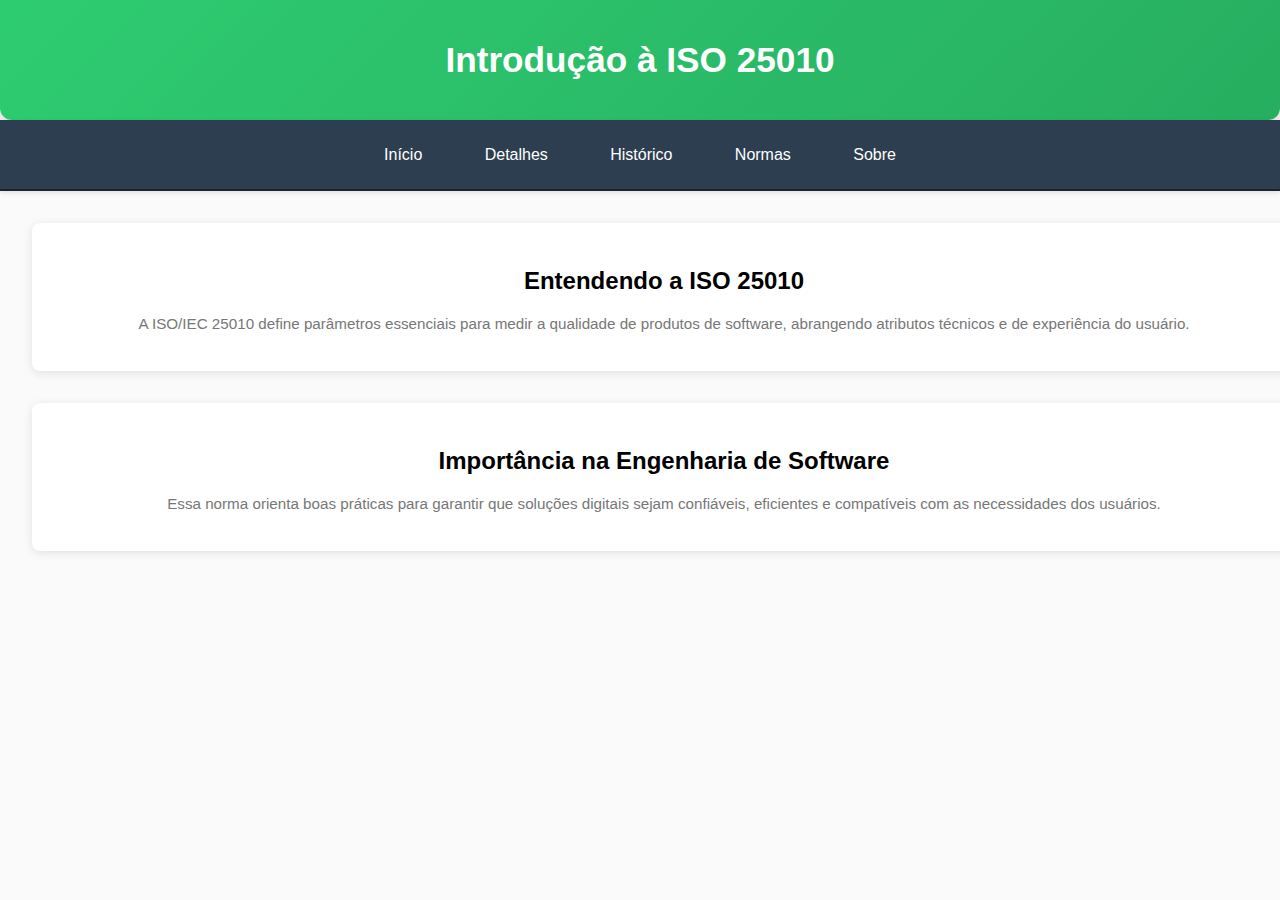
<file: index.html>
<!DOCTYPE html>
<html lang="pt-br">
<head>
  <meta charset="UTF-8">
  <title>Início - Qualidade ISO 25010</title>
  <link rel="stylesheet" href="style.css">
</head>
<body>
  <header>
    <h1>Introdução à ISO 25010</h1>
  </header>
  <nav>
    <a href="index.html">Início</a>
    <a href="iso.html">Detalhes</a>
    <a href="historico.html">Histórico</a>
    <a href="normas.html">Normas</a>
    <a href="sobre.html">Sobre</a>
  </nav>
  <main class="container" style="flex-direction: column; align-items: flex-start;">
    <section class="characteristic" style="width: 100%;">
      <h2>Entendendo a ISO 25010</h2>
      <p>A ISO/IEC 25010 define parâmetros essenciais para medir a qualidade de produtos de software, abrangendo atributos técnicos e de experiência do usuário.</p>
    </section>
    <section class="characteristic" style="width: 100%;">
      <h2>Importância na Engenharia de Software</h2>
      <p>Essa norma orienta boas práticas para garantir que soluções digitais sejam confiáveis, eficientes e compatíveis com as necessidades dos usuários.</p>
    </section>
  </main>
</body>
</html>
</file>
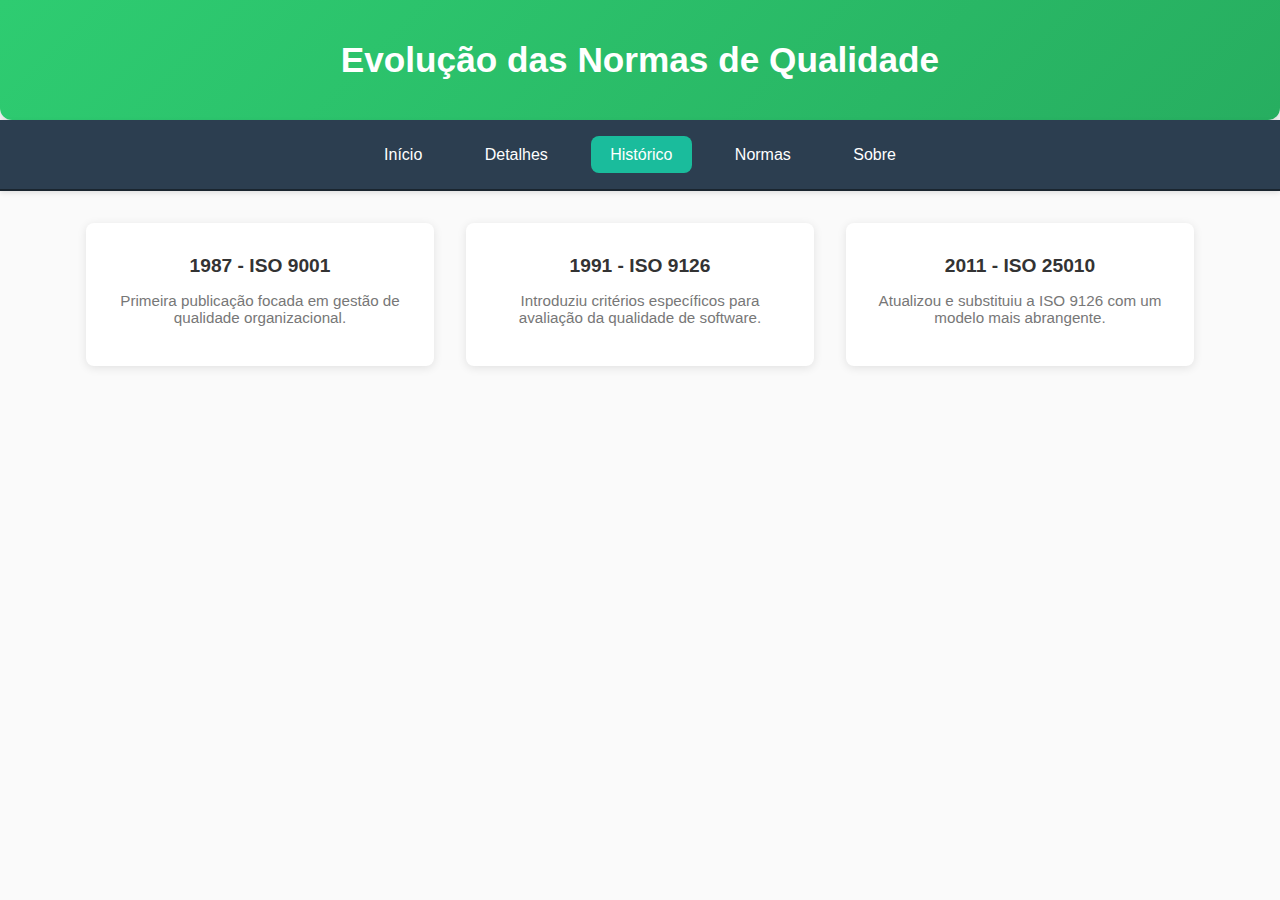
<file: historico.html>
<!DOCTYPE html>
<html lang="pt-br">
<head>
  <meta charset="UTF-8">
  <title>Histórico das Normas</title>
  <link rel="stylesheet" href="style.css">
</head>
<body>
  <header>
    <h1>Evolução das Normas de Qualidade</h1>
  </header>

  <nav>
    <a href="index.html">Início</a>
    <a href="iso.html">Detalhes</a>
    <a href="historico.html">Histórico</a>
    <a href="normas.html">Normas</a>
    <a href="sobre.html">Sobre</a>
  </nav>

  <div class="container">
    <div class="characteristic">
      <h3>1987 - ISO 9001</h3>
      <p>Primeira publicação focada em gestão de qualidade organizacional.</p>
    </div>

    <div class="characteristic">
      <h3>1991 - ISO 9126</h3>
      <p>Introduziu critérios específicos para avaliação da qualidade de software.</p>
    </div>

    <div class="characteristic">
      <h3>2011 - ISO 25010</h3>
      <p>Atualizou e substituiu a ISO 9126 com um modelo mais abrangente.</p>
    </div>
  </div>

  <script src="script.js"></script>
</body>
</html>
</file>
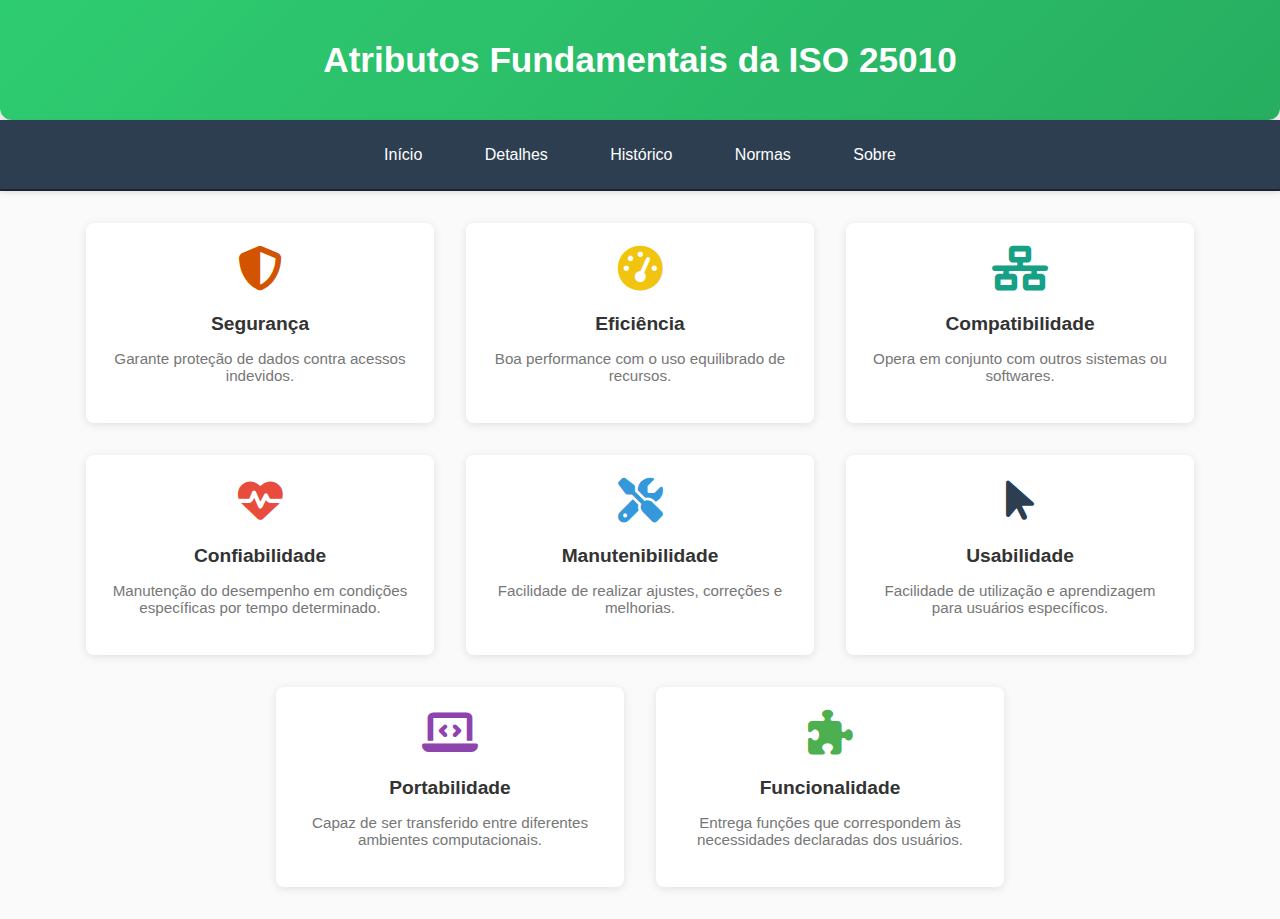
<file: iso.html>
<!DOCTYPE html>
<html lang="pt-br">
<head>
  <meta charset="UTF-8">
  <title>ISO 25010</title>
  <link rel="stylesheet" href="style.css">
  <!-- Font Awesome CDN -->
  <link rel="stylesheet" href="https://cdnjs.cloudflare.com/ajax/libs/font-awesome/6.5.0/css/all.min.css">

</head>
<body>
  <header>
    <h1>Atributos Fundamentais da ISO 25010</h1>
  </header>
  <nav>
    <a href="index.html">Início</a>
    <a href="iso.html">Detalhes</a>
    <a href="historico.html">Histórico</a>
    <a href="normas.html">Normas</a>
    <a href="sobre.html">Sobre</a>
  </nav>

  <main class="container">
    <article class="characteristic">
      <i class="fas fa-shield-alt" style="color: #d35400;"></i>
      <h3>Segurança</h3>
      <p>Garante proteção de dados contra acessos indevidos.</p>
    </article>
    <article class="characteristic">
      <i class="fas fa-tachometer-alt" style="color: #f1c40f;"></i>
      <h3>Eficiência</h3>
      <p>Boa performance com o uso equilibrado de recursos.</p>
    </article>
    <article class="characteristic">
      <i class="fas fa-network-wired" style="color: #16a085;"></i>
      <h3>Compatibilidade</h3>
      <p>Opera em conjunto com outros sistemas ou softwares.</p>
    </article>
    <article class="characteristic">
      <i class="fas fa-heartbeat" style="color: #e74c3c;"></i>
      <h3>Confiabilidade</h3>
      <p>Manutenção do desempenho em condições específicas por tempo determinado.</p>
    </article>
    <article class="characteristic">
      <i class="fas fa-tools" style="color: #3498db;"></i>
      <h3>Manutenibilidade</h3>
      <p>Facilidade de realizar ajustes, correções e melhorias.</p>
    </article>
    <article class="characteristic">
      <i class="fas fa-mouse-pointer" style="color: #2c3e50;"></i>
      <h3>Usabilidade</h3>
      <p>Facilidade de utilização e aprendizagem para usuários específicos.</p>
    </article>
    <article class="characteristic">
      <i class="fas fa-laptop-code" style="color: #8e44ad;"></i>
      <h3>Portabilidade</h3>
      <p>Capaz de ser transferido entre diferentes ambientes computacionais.</p>
    </article>
    <article class="characteristic">
      <i class="fas fa-puzzle-piece" style="color: #4CAF50;"></i>
      <h3>Funcionalidade</h3>
      <p>Entrega funções que correspondem às necessidades declaradas dos usuários.</p>
    </article>
  </main>
</body>
</html>
</file>
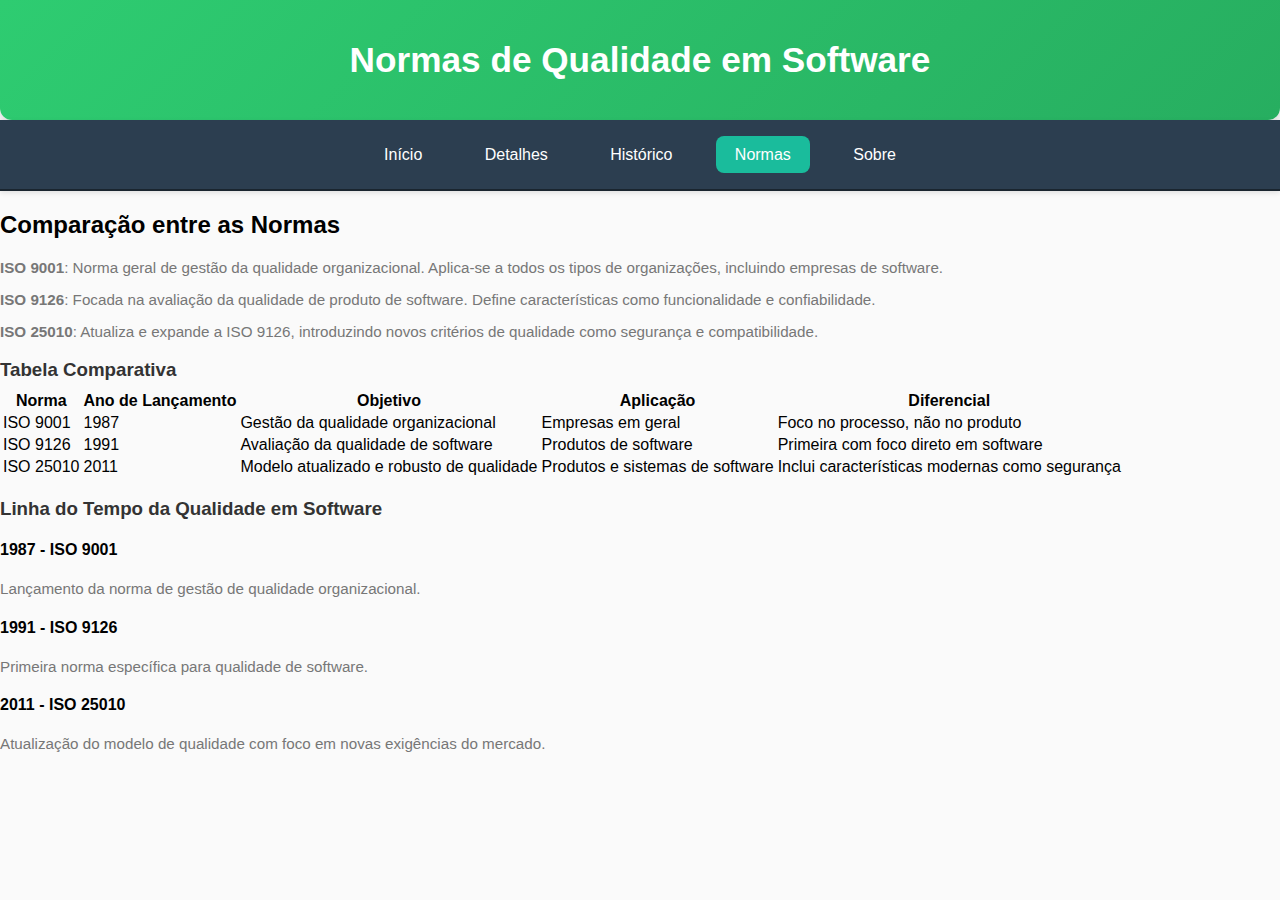
<file: normas.html>
<!DOCTYPE html>
<html lang="pt-br">
<head>
  <meta charset="UTF-8">
  <title>Normas de Qualidade</title>
  <link rel="stylesheet" href="style.css">
</head>
<body>
  <header>
    <h1>Normas de Qualidade em Software</h1>
  </header>

  <nav>
    <a href="index.html">Início</a>
    <a href="iso.html">Detalhes</a>
    <a href="historico.html">Histórico</a>
    <a href="normas.html">Normas</a>
    <a href="sobre.html">Sobre</a>
  </nav>

  <div class="info-section">
    <h2>Comparação entre as Normas</h2>

    <p><strong>ISO 9001</strong>: Norma geral de gestão da qualidade organizacional. Aplica-se a todos os tipos de organizações, incluindo empresas de software.</p>
    <p><strong>ISO 9126</strong>: Focada na avaliação da qualidade de produto de software. Define características como funcionalidade e confiabilidade.</p>
    <p><strong>ISO 25010</strong>: Atualiza e expande a ISO 9126, introduzindo novos critérios de qualidade como segurança e compatibilidade.</p>

    <h3>Tabela Comparativa</h3>
    <table>
      <thead>
        <tr>
          <th>Norma</th>
          <th>Ano de Lançamento</th>
          <th>Objetivo</th>
          <th>Aplicação</th>
          <th>Diferencial</th>
        </tr>
      </thead>
      <tbody>
        <tr>
          <td>ISO 9001</td>
          <td>1987</td>
          <td>Gestão da qualidade organizacional</td>
          <td>Empresas em geral</td>
          <td>Foco no processo, não no produto</td>
        </tr>
        <tr>
          <td>ISO 9126</td>
          <td>1991</td>
          <td>Avaliação da qualidade de software</td>
          <td>Produtos de software</td>
          <td>Primeira com foco direto em software</td>
        </tr>
        <tr>
          <td>ISO 25010</td>
          <td>2011</td>
          <td>Modelo atualizado e robusto de qualidade</td>
          <td>Produtos e sistemas de software</td>
          <td>Inclui características modernas como segurança</td>
        </tr>
      </tbody>
    </table>

    <h3>Linha do Tempo da Qualidade em Software</h3>
    <div class="timeline">
      <div class="timeline-item">
        <h4>1987 - ISO 9001</h4>
        <p>Lançamento da norma de gestão de qualidade organizacional.</p>
      </div>
      <div class="timeline-item">
        <h4>1991 - ISO 9126</h4>
        <p>Primeira norma específica para qualidade de software.</p>
      </div>
      <div class="timeline-item">
        <h4>2011 - ISO 25010</h4>
        <p>Atualização do modelo de qualidade com foco em novas exigências do mercado.</p>
      </div>
    </div>
  </div>

  <script src="script.js"></script>
</body>
</html>
</file>
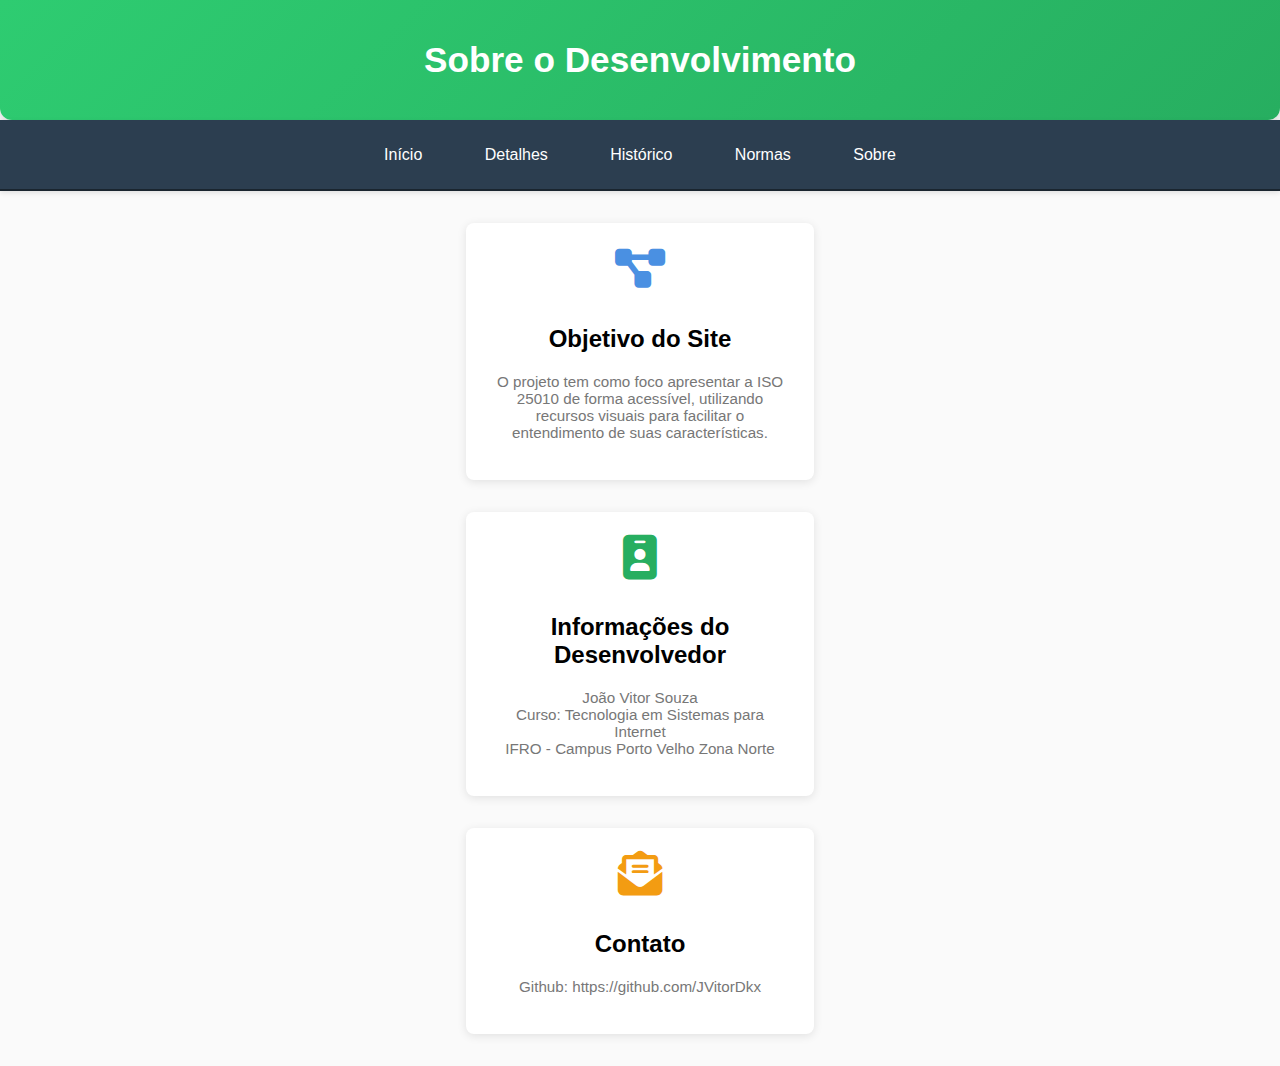
<file: sobre.html>
<!DOCTYPE html>
<html lang="pt-br">
<head>
  <meta charset="UTF-8">
  <title>Sobre - ISO 25010</title>
  <link rel="stylesheet" href="style.css">
  <!-- Link para Font Awesome (ícones) -->
  <link rel="stylesheet" href="https://cdnjs.cloudflare.com/ajax/libs/font-awesome/6.5.0/css/all.min.css">
</head>
<body>
  <header>
    <h1>Sobre o Desenvolvimento</h1>
  </header>
  <nav>
    <a href="index.html">Início</a>
    <a href="iso.html">Detalhes</a>
    <a href="historico.html">Histórico</a>
    <a href="normas.html">Normas</a>
    <a href="sobre.html">Sobre</a>
  </nav>
  <main class="container" style="display: flex; flex-direction: column; align-items: center; gap: 2rem; padding: 2rem;">
    
    <section class="characteristic" style="text-align: center; max-width: 600px;">
      <i class="fas fa-diagram-project fa-3x" style="color: #4a90e2;"></i>
      <h2>Objetivo do Site</h2>
      <p>O projeto tem como foco apresentar a ISO 25010 de forma acessível, utilizando recursos visuais para facilitar o entendimento de suas características.</p>
    </section>

    <section class="characteristic" style="text-align: center; max-width: 600px;">
      <i class="fas fa-id-badge fa-3x" style="color: #27ae60;"></i>
      <h2>Informações do Desenvolvedor</h2>
      <p>João Vitor Souza<br>
         Curso: Tecnologia em Sistemas para Internet<br>
         IFRO - Campus Porto Velho Zona Norte</p>
    </section>

    <section class="characteristic" style="text-align: center; max-width: 600px;">
      <i class="fas fa-envelope-open-text fa-3x" style="color: #f39c12;"></i>
      <h2>Contato</h2>
      <p>Github: https://github.com/JVitorDkx</p>
    </section>

  </main>
</body>
</html>
</file>
<file: style.css>
body {
  font-family: Arial, sans-serif;
  margin: 0;
  padding: 0;
  background-color: #fafafa;
}

header {
  background: linear-gradient(135deg, #2ecc71, #27ae60);
  color: white;
  padding: 2.5rem 1rem;
  text-align: center;
  box-shadow: 0 4px 12px rgba(0, 0, 0, 0.15);
  border-bottom-left-radius: 12px;
  border-bottom-right-radius: 12px;
}

header h1 {
  margin: 0;
  font-size: 2.2rem;
  font-weight: bold;
  font-family: 'Poppins', Arial, sans-serif;
}

nav {
  background-color: #2c3e50;
  display: flex;
  justify-content: center;
  gap: 1.5rem;
  padding: 1rem 0;
  box-shadow: 0 2px 5px rgba(0,0,0,0.1);
  border-bottom: 2px solid #1a252f;
}

nav a {
  color: white;
  font-family: 'Poppins', Arial, sans-serif;
  font-size: 1rem;
  font-weight: 500;
  text-decoration: none;
  padding: 0.6rem 1.2rem;
  border-radius: 8px;
  transition: background-color 0.3s ease, transform 0.2s ease;
}

nav a:hover,
nav a:focus {
  background-color: #34495e;
  transform: scale(1.05);
}

.container {
  display: flex;
  flex-wrap: wrap;
  justify-content: center;
  padding: 2rem;
  gap: 2rem;
}

.characteristic {
  background-color: white;
  border-radius: 8px;
  box-shadow: 0 2px 10px rgba(0, 0, 0, 0.1);
  width: 300px;
  padding: 1.5rem;
  text-align: center;
  transition: transform 0.2s ease;
}

.characteristic:hover {
  transform: translateY(-5px);
}

.characteristic img {
  width: 80px;
  height: 80px;
  object-fit: contain;
  margin-bottom: 1rem;
}

.characteristic h3 {
  margin-top: 0.5rem;
  font-size: 1.2rem;
  color: #333; 
}

.characteristic p {
  font-size: 0.95rem;
  color: #777; 
}

.characteristic i {
  font-size: 2.8rem;
  margin-bottom: 0.8rem;
}

h3 {
  margin-bottom: 0.5rem;
  color: #333; 
}

p {
  color: #777; 
  font-size: 0.95rem;
}
</file>
